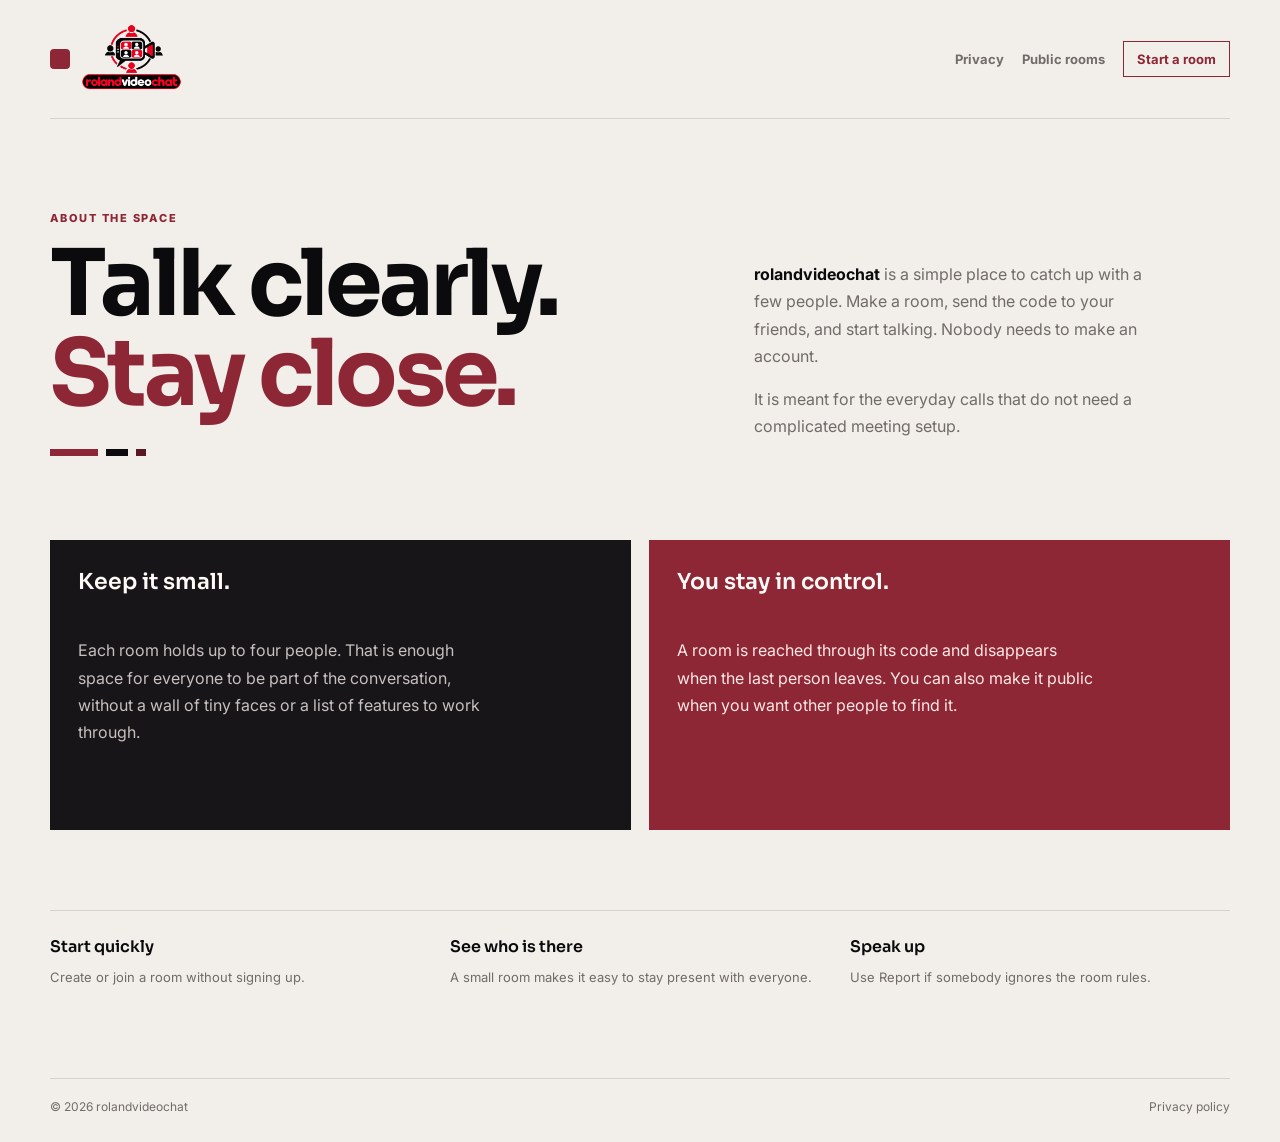
<file: about.html>
<!DOCTYPE html>
<html lang="en">
<head>
<meta charset="UTF-8">
<meta name="viewport" content="width=device-width, initial-scale=1.0">
<meta name="theme-color" content="#000000">
<link rel="icon" type="image/png" href="rolandvideochat.ico" />
<title>About - rolandvideochat</title>
<link rel="preconnect" href="https://fonts.googleapis.com">
<link href="https://fonts.googleapis.com/css2?family=Sora:wght@500;600;700;800&family=Inter:wght@400;500;600;700&display=swap" rel="stylesheet">
<link rel="stylesheet" href="about.css">
</head>
<body>
<header class="site-header">
  <a class="brand" href="index.html"><span class="mark"></span><object data="rolandvideochat.png" type="image/png" height="70"></object></a>
  <nav class="nav" aria-label="Main navigation"><a href="privacy policy.html">Privacy</a><a href="public_rooms.html">Public rooms</a><a class="nav-cta" href="index.html">Start a room</a></nav>
</header>
<main class="about-main">
  <section class="hero">
    <div><p class="eyebrow">ABOUT THE SPACE</p><h1>Talk clearly.<br><span>Stay close.</span></h1><div class="signal" aria-hidden="true"><i></i><i></i><i></i></div></div>
    <div class="hero-copy"><p><strong>rolandvideochat</strong> is a simple place to catch up with a few people. Make a room, send the code to your friends, and start talking. Nobody needs to make an account.</p><p>It is meant for the everyday calls that do not need a complicated meeting setup.</p></div>
  </section>
  <section class="story"><article class="story-card"><h2>Keep it small.</h2><p>Each room holds up to four people. That is enough space for everyone to be part of the conversation, without a wall of tiny faces or a list of features to work through.</p></article><article class="story-card accent"><h2>You stay in control.</h2><p>A room is reached through its code and disappears when the last person leaves. You can also make it public when you want other people to find it.</p></article></section>
  <section class="principles" aria-label="How it works"><div class="principle"><strong>Start quickly</strong><span>Create or join a room without signing up.</span></div><div class="principle"><strong>See who is there</strong><span>A small room makes it easy to stay present with everyone.</span></div><div class="principle"><strong>Speak up</strong><span>Use Report if somebody ignores the room rules.</span></div></section>
</main>
<footer class="site-footer"><span>© 2026 rolandvideochat</span><a href="privacy policy.html">Privacy policy</a></footer>
</body>
</html>
</file>
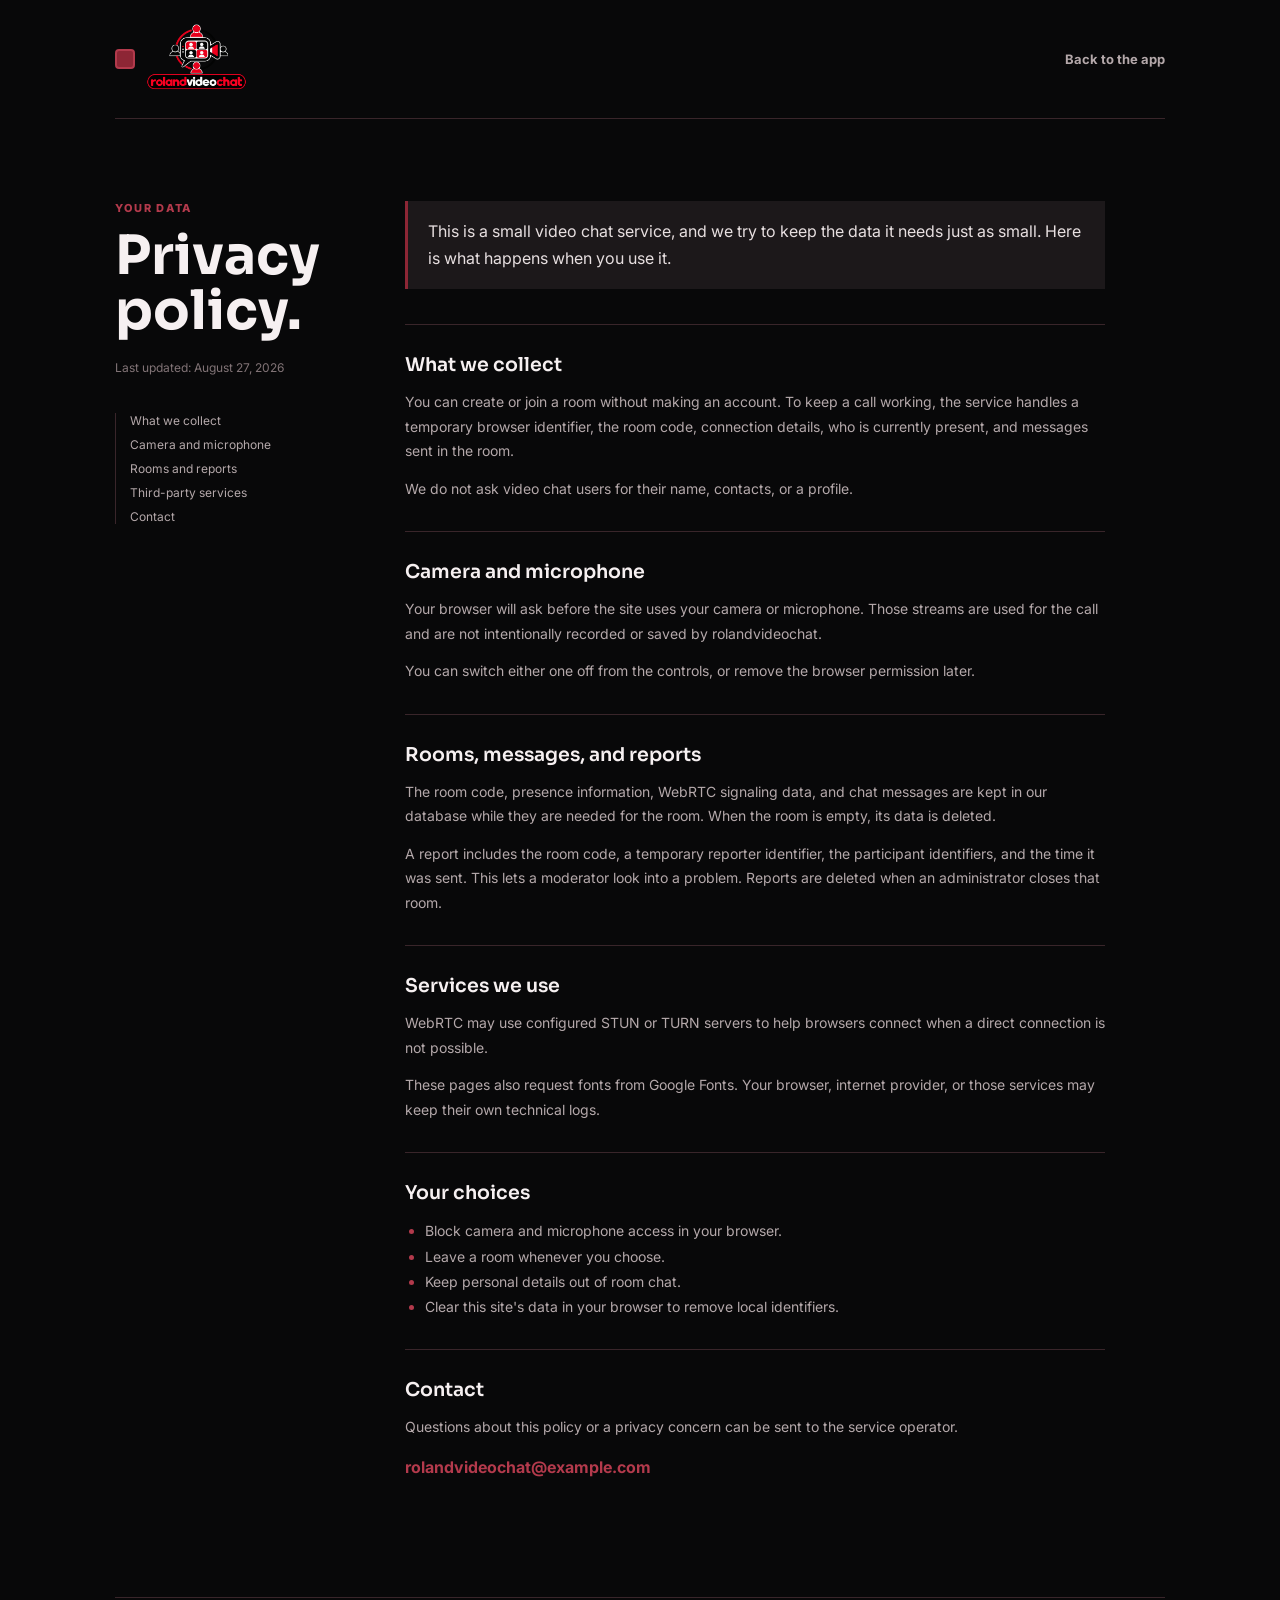
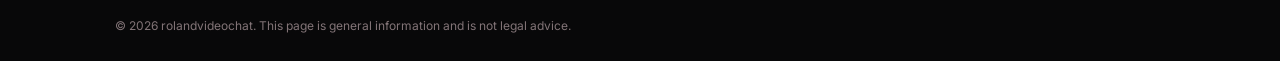
<file: privacy policy.html>
<!DOCTYPE html>
<html lang="en">
<head>
<meta charset="UTF-8">
<meta name="viewport" content="width=device-width, initial-scale=1.0">
<meta name="theme-color" content="#000000">
<link rel="icon" type="image/png" href="rolandvideochat.ico" />
<title>Privacy policy - rolandvideochat</title>
<link rel="preconnect" href="https://fonts.googleapis.com">
<link href="https://fonts.googleapis.com/css2?family=Sora:wght@500;600;700;800&family=Inter:wght@400;500;600;700&display=swap" rel="stylesheet">
<link rel="stylesheet" href="privacy-policy.css">
</head>
<body>
<header class="site-header"><a class="brand" href="index.html"><span class="mark"></span><object data="rolandvideochat.png" type="image/png" height="70"></object></a><a class="back-link" href="index.html">Back to the app</a></header>
<main class="policy-layout">
  <aside class="policy-aside"><p class="eyebrow">YOUR DATA</p><h1>Privacy<br>policy.</h1><p class="updated">Last updated: August 27, 2026</p><nav class="policy-nav" aria-label="Policy sections"><a href="#collect">What we collect</a><a href="#media">Camera and microphone</a><a href="#rooms">Rooms and reports</a><a href="#services">Third-party services</a><a href="#contact">Contact</a></nav></aside>
  <article class="policy-content">
    <p class="lead">This is a small video chat service, and we try to keep the data it needs just as small. Here is what happens when you use it.</p>
    <section id="collect" class="policy-section"><h2>What we collect</h2><p>You can create or join a room without making an account. To keep a call working, the service handles a temporary browser identifier, the room code, connection details, who is currently present, and messages sent in the room.</p><p>We do not ask video chat users for their name, contacts, or a profile.</p></section>
    <section id="media" class="policy-section"><h2>Camera and microphone</h2><p>Your browser will ask before the site uses your camera or microphone. Those streams are used for the call and are not intentionally recorded or saved by rolandvideochat.</p><p>You can switch either one off from the controls, or remove the browser permission later.</p></section>
    <section id="rooms" class="policy-section"><h2>Rooms, messages, and reports</h2><p>The room code, presence information, WebRTC signaling data, and chat messages are kept in our database while they are needed for the room. When the room is empty, its data is deleted.</p><p>A report includes the room code, a temporary reporter identifier, the participant identifiers, and the time it was sent. This lets a moderator look into a problem. Reports are deleted when an administrator closes that room.</p></section>
    <section id="services" class="policy-section"><h2>Services we use</h2><p>WebRTC may use configured STUN or TURN servers to help browsers connect when a direct connection is not possible.</p><p>These pages also request fonts from Google Fonts. Your browser, internet provider, or those services may keep their own technical logs.</p></section>
    <section class="policy-section"><h2>Your choices</h2><ul><li>Block camera and microphone access in your browser.</li><li>Leave a room whenever you choose.</li><li>Keep personal details out of room chat.</li><li>Clear this site's data in your browser to remove local identifiers.</li></ul></section>
    <section id="contact" class="policy-section"><h2>Contact</h2><p>Questions about this policy or a privacy concern can be sent to the service operator.</p><a class="contact" href="mailto:rolandvideochat@example.com">rolandvideochat@example.com</a></section>
  </article>
</main>
<footer class="site-footer">© 2026 rolandvideochat. This page is general information and is not legal advice.</footer>
</body>
</html>
</file>
<file: about.css>
:root { --ink:#0b0b0d; --paper:#f2eee9; --panel:#171517; --line:#d8d0ca; --red:#8d2635; --red-dark:#581923; --muted:#716b6a; --white:#fffaf7; }
* { box-sizing:border-box; }
html { scroll-behavior:smooth; }
body { margin:0; background:var(--paper); color:var(--ink); font-family:Inter,Arial,sans-serif; -webkit-font-smoothing:antialiased; }
a { color:inherit; }
.site-header { display:flex; align-items:center; justify-content:space-between; gap:20px; width:min(100% - 40px,1180px); margin:auto; padding:24px 0; }
.brand { display:flex; align-items:center; gap:9px; color:var(--ink); font:700 18px Sora,sans-serif; text-decoration:none; }.mark { width:20px; height:20px; border:2px solid var(--red); border-radius:4px; background:var(--red); }
.nav { display:flex; align-items:center; gap:18px; color:var(--muted); font-size:13px; font-weight:700; }.nav a { text-decoration:none; }.nav a:hover { color:var(--red); }.nav .nav-cta { border:1px solid var(--red); padding:9px 13px; color:var(--red); }.nav .nav-cta:hover { background:var(--red); color:var(--white); }
.about-main { width:min(100% - 40px,1180px); margin:auto; }.hero { display:grid; grid-template-columns:1.15fr .85fr; gap:60px; align-items:end; padding:92px 0 84px; border-top:1px solid var(--line); }.eyebrow { margin:0 0 14px; color:var(--red); font-size:11px; font-weight:800; letter-spacing:.16em; }.hero h1 { max-width:720px; margin:0; font:700 clamp(42px,8vw,92px)/.98 Sora,sans-serif; letter-spacing:-.04em; }.hero h1 span { color:var(--red); }.hero-copy { max-width:390px; color:var(--muted); font-size:16px; line-height:1.7; }.hero-copy strong { color:var(--ink); }.signal { display:flex; gap:8px; margin-top:30px; }.signal i { display:block; width:48px; height:7px; background:var(--red); }.signal i:nth-child(2) { width:22px; background:var(--ink); }.signal i:nth-child(3) { width:10px; background:var(--red-dark); }
.story { display:grid; grid-template-columns:1fr 1fr; gap:18px; padding-bottom:80px; }.story-card { min-height:290px; padding:28px; background:var(--panel); color:var(--white); }.story-card.accent { background:var(--red); }.story-card h2 { margin:0 0 42px; font:600 22px Sora,sans-serif; }.story-card p { max-width:420px; margin:0; color:#c7bfc0; line-height:1.7; }.story-card.accent p { color:#ffe8e5; }.principles { display:grid; grid-template-columns:repeat(3,1fr); gap:20px; border-top:1px solid var(--line); padding:25px 0 90px; }.principle strong { display:block; margin-bottom:9px; font:600 16px Sora,sans-serif; }.principle span { color:var(--muted); font-size:13px; line-height:1.6; }
.site-footer { display:flex; justify-content:space-between; gap:20px; width:min(100% - 40px,1180px); margin:auto; border-top:1px solid var(--line); padding:20px 0 28px; color:var(--muted); font-size:12px; }.site-footer a { text-decoration:none; }.site-footer a:hover { color:var(--red); }
@media (max-width:700px) { .site-header,.about-main,.site-footer { width:min(100% - 24px,1180px); }.nav { gap:10px; }.nav a:not(.nav-cta) { display:none; }.hero { display:block; padding:60px 0 58px; }.hero h1 { font-size:clamp(42px,14vw,70px); }.hero-copy { margin-top:28px; }.story { grid-template-columns:1fr; }.story-card { min-height:240px; }.principles { grid-template-columns:1fr; gap:26px; padding-bottom:60px; }.site-footer { flex-direction:column; } }
</file>
<file: privacy-policy.css>
:root { --page:#080809; --surface:#141315; --surface-2:#1c181a; --line:#39252a; --text:#f6f0f1; --muted:#b4a8aa; --dim:#827477; --red:#8d2635; --red-light:#b33a4c; --green:#69c58a; }
* { box-sizing:border-box; }
html { scroll-behavior:smooth; }
body { margin:0; background:var(--page); color:var(--text); font-family:Inter,Arial,sans-serif; -webkit-font-smoothing:antialiased; }
a { color:inherit; }.site-header { display:flex; align-items:center; justify-content:space-between; gap:20px; width:min(100% - 40px,1050px); margin:auto; padding:24px 0; border-bottom:1px solid var(--line); }.brand { display:flex; align-items:center; gap:9px; font:700 18px Sora,sans-serif; text-decoration:none; }.mark { width:20px; height:20px; border:2px solid var(--red-light); border-radius:4px; background:var(--red); }.back-link { color:var(--muted); font-size:13px; font-weight:700; text-decoration:none; }.back-link:hover { color:var(--red-light); }
.policy-layout { display:grid; grid-template-columns:220px minmax(0,700px); gap:70px; width:min(100% - 40px,1050px); margin:auto; padding:82px 0 90px; }.policy-aside { position:sticky; top:28px; align-self:start; }.eyebrow { margin:0 0 14px; color:var(--red-light); font-size:11px; font-weight:800; letter-spacing:.15em; }.policy-aside h1 { margin:0; font:700 clamp(32px,5vw,54px)/1.02 Sora,sans-serif; }.updated { margin:20px 0 0; color:var(--dim); font-size:12px; line-height:1.5; }.policy-nav { display:grid; gap:9px; margin-top:36px; border-left:1px solid var(--line); padding-left:14px; }.policy-nav a { color:var(--muted); font-size:12px; text-decoration:none; }.policy-nav a:hover { color:var(--red-light); }
.policy-content { min-width:0; }.lead { margin:0 0 35px; border-left:3px solid var(--red); padding:17px 20px; background:var(--surface-2); color:#e7dfe0; font-size:16px; line-height:1.7; }.policy-section { border-top:1px solid var(--line); padding:28px 0 30px; }.policy-section h2 { margin:0 0 13px; font:600 19px Sora,sans-serif; }.policy-section p { margin:0 0 13px; color:var(--muted); font-size:14px; line-height:1.75; }.policy-section p:last-child { margin-bottom:0; }.policy-section ul { margin:0; padding-left:20px; color:var(--muted); font-size:14px; line-height:1.8; }.policy-section li::marker { color:var(--red-light); }.contact { display:inline-block; margin-top:4px; color:var(--red-light); font-weight:700; text-decoration:none; }.contact:hover { color:var(--text); }.site-footer { width:min(100% - 40px,1050px); margin:auto; border-top:1px solid var(--line); padding:20px 0 28px; color:var(--dim); font-size:12px; }
@media (max-width:760px) { .site-header,.policy-layout,.site-footer { width:min(100% - 24px,1050px); }.policy-layout { display:block; padding-top:52px; }.policy-aside { position:static; }.policy-nav { display:none; }.policy-content { margin-top:45px; }.lead { font-size:14px; } }
</file>
